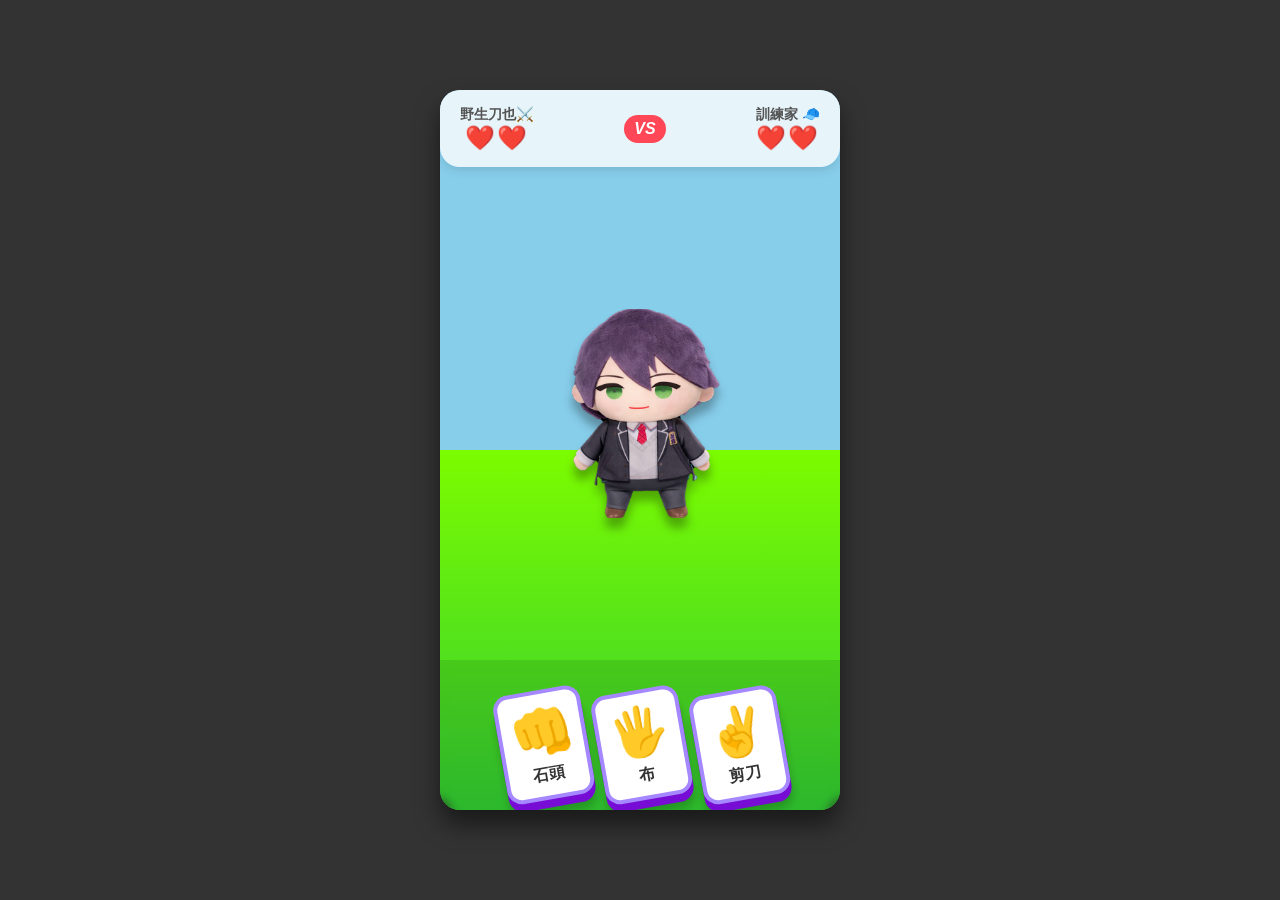
<file: index.html>
<!DOCTYPE html>
<html lang="zh-TW">
<head>
    <meta charset="UTF-8">
    <meta name="viewport" content="width=device-width, initial-width=1.0">
    <title>與刀也猜拳對戰</title>
    <link rel="stylesheet" href="./css/Rock-Paper-Scissors.css">
</head>
<body>

    <div class="game-container">
        
        <header class="scoreboard">
            <div class="hp-box">
                <span class="player-name">野生刀也⚔️</span>
                <div id="comp-hp" class="hearts">❤️❤️</div>
            </div>
            <div class="vs-badge">VS</div>
            <div class="hp-box">
                <span class="player-name">訓練家 🧢</span>
                <div id="player-hp" class="hearts">❤️❤️</div>
            </div>
        </header>

        <main class="battle-arena">
            <div id="comp-bubble" class="bubble hidden">
                <span id="comp-choice-emoji">👊</span>
                <span id="comp-choice-text">石頭！</span>
            </div>
            <div class="character">
                <img id="comp-character" src="./img/01.png" alt="">
            </div>
        </main>

        <footer class="player-hand">
            <div class="card" onclick="playRound('rock', this)">
                <div class="card-emoji">👊</div>
                <div class="card-text">石頭</div>
            </div>
            <div class="card" onclick="playRound('paper', this)">
                <div class="card-emoji">🖐️</div>
                <div class="card-text">布</div>
            </div>
            <div class="card" onclick="playRound('scissors', this)">
                <div class="card-emoji">✌️</div>
                <div class="card-text">剪刀</div>
            </div>
        </footer>

        <div id="result-overlay" class="overlay">
            <div class="overlay-box">
                <h1 id="final-title">WIN!</h1>
                <p id="final-desc">你打敗了野生刀也！</p>
                <button onclick="resetGame()" class="btn-restart">再來一局</button>
            </div>
        </div>

    </div>

    <script src="./js/Rock-Paper-Scissors.js"></script>
</body>
</html>
</file>
<file: css/Rock-Paper-Scissors.css>
@charset "UTF-8";
/* 全局設定 */
* {
  box-sizing: border-box;
  font-family: "Comic Sans MS", "微軟正黑體", sans-serif;
  -webkit-user-select: none;
     -moz-user-select: none;
          user-select: none; /* 防止連點時選取文字 */
}

body {
  margin: 0;
  display: flex;
  justify-content: center;
  align-items: center;
  min-height: 100vh;
  background-color: #333;
}

/* 模擬手機遊戲畫面 & 野外背景 */
.game-container {
  width: 100%;
  max-width: 400px;
  height: 80vh;
  min-height: 600px;
  background: linear-gradient(to bottom, #87CEEB 0%, #87CEEB 50%, #7CFC00 50%, #32CD32 100%);
  border-radius: 20px;
  position: relative;
  overflow: hidden;
  box-shadow: 0 15px 25px rgba(0, 0, 0, 0.5);
  display: flex;
  flex-direction: column;
}

/* === 1. 頂部生命值 === */
.scoreboard {
  display: flex;
  justify-content: space-between;
  align-items: center;
  padding: 15px 20px;
  background: rgba(255, 255, 255, 0.8);
  border-bottom-left-radius: 20px;
  border-bottom-right-radius: 20px;
  box-shadow: 0 4px 10px rgba(0, 0, 0, 0.1);
  z-index: 10;
}

.hp-box {
  text-align: center;
}

.player-name {
  font-size: 0.9rem;
  font-weight: bold;
  color: #555;
}

.hearts {
  font-size: 1.5rem;
  letter-spacing: 2px;
}

.vs-badge {
  background: #ff4757;
  color: white;
  padding: 5px 10px;
  border-radius: 50px;
  font-weight: bold;
  font-style: italic;
}

/* === 2. 對手區域 === */
.battle-arena {
  flex-grow: 1;
  display: flex;
  flex-direction: column;
  justify-content: center;
  align-items: center;
  position: relative;
}

.character {
  font-size: 6rem;
  filter: drop-shadow(0 10px 5px rgba(0, 0, 0, 0.3));
  display: flex;
  justify-content: center;
  align-items: center;
}
.character img {
  width: 40%;
  transition: transform 0.3s;
}

/* 對手受傷震動動畫 */
@keyframes shake {
  0% {
    transform: translateX(0);
  }
  25% {
    transform: translateX(-15px) rotate(-10deg);
  }
  50% {
    transform: translateX(15px) rotate(10deg);
  }
  75% {
    transform: translateX(-15px) rotate(-10deg);
  }
  100% {
    transform: translateX(0);
  }
}
.shake {
  animation: shake 0.4s ease-in-out;
}

/* 對手出拳對話框 */
.bubble {
  background: white;
  padding: 10px 20px;
  border-radius: 20px;
  font-size: 1.5rem;
  font-weight: bold;
  position: absolute;
  top: 10%;
  box-shadow: 0 5px 15px rgba(0, 0, 0, 0.2);
  transition: 0.3s opacity, 0.3s transform;
  z-index: 1;
}

.bubble::after { /* 對話框小尾巴 */
  content: "";
  position: absolute;
  bottom: -10px;
  left: 50%;
  transform: translateX(-50%);
  border-width: 10px 10px 0;
  border-style: solid;
  border-color: white transparent transparent transparent;
}

.bubble.hidden {
  opacity: 0;
  transform: translateY(20px) scale(0.8);
}

/* === 3. 玩家手牌 (卡牌特效核心) === */
.player-hand {
  display: flex;
  justify-content: center;
  gap: 10px;
  padding: 20px 10px;
  background: rgba(0, 0, 0, 0.1);
  backdrop-filter: blur(5px);
}

.card {
  background: white;
  border: 4px solid #a587ff;
  border-radius: 15px;
  padding: 10px;
  text-align: center;
  cursor: pointer;
  box-shadow: 0 8px 0 #770dd4, 0 15px 10px rgba(0, 0, 0, 0.2); /* 遊戲實體感陰影 */
  /* 目標：斜放在玩家這一側 */
  transform: rotate(-10deg) translateY(10px);
  transition: all 0.3s cubic-bezier(0.175, 0.885, 0.32, 1.275); /* 果凍回彈特效 */
}

/* 目標：移到選擇時向上的位移效果 */
.card:hover {
  transform: rotate(-10deg) translateY(-10px);
}

/* 目標：選擇後放大並擺正 */
.card.selected {
  transform: rotate(0deg) scale(1.2) translateY(-20px);
  border-color: #ff4040;
  box-shadow: 0 8px 0 #ae1919, 0 20px 20px rgba(0, 0, 0, 0.3);
  z-index: 10;
}

/* 其他未被選中的牌變暗 */
.player-hand.has-selection .card:not(.selected) {
  filter: brightness(0.6);
  transform: rotate(-10deg) translateY(20px);
}

.card-emoji {
  font-size: 3rem;
  margin-bottom: 5px;
}

.card-text {
  font-weight: bold;
  color: #333;
}

/* === 4. 結算畫面 (浮在最上面) === */
.overlay {
  position: absolute;
  bottom: 0;
  left: 0;
  width: 100%;
  height: 100%;
  background: rgba(0, 0, 0, 0.8);
  display: flex;
  justify-content: center;
  align-items: center;
  z-index: 999;
  opacity: 0;
  pointer-events: none;
  transition: 0.5s;
}

.overlay.active {
  opacity: 1;
  pointer-events: auto;
}

.overlay-box {
  background: white;
  padding: 40px;
  border-radius: 20px;
  text-align: center;
  transform: scale(0.5);
  transition: 0.5s cubic-bezier(0.175, 0.885, 0.32, 1.275);
}

.overlay.active .overlay-box {
  transform: scale(1);
}

.overlay-box h1 {
  margin: 0 0 10px 0;
  font-size: 3rem;
  color: #ff4757;
}

.btn-restart {
  background: #ffa502;
  color: white;
  border: none;
  padding: 15px 30px;
  font-size: 1.2rem;
  font-weight: bold;
  border-radius: 50px;
  cursor: pointer;
  box-shadow: 0 5px 0 #eccc68;
  margin-top: 20px;
  transition: 0.2s;
}

.btn-restart:active {
  transform: translateY(5px);
  box-shadow: 0 0 0;
}/*# sourceMappingURL=Rock-Paper-Scissors.css.map */
</file>
